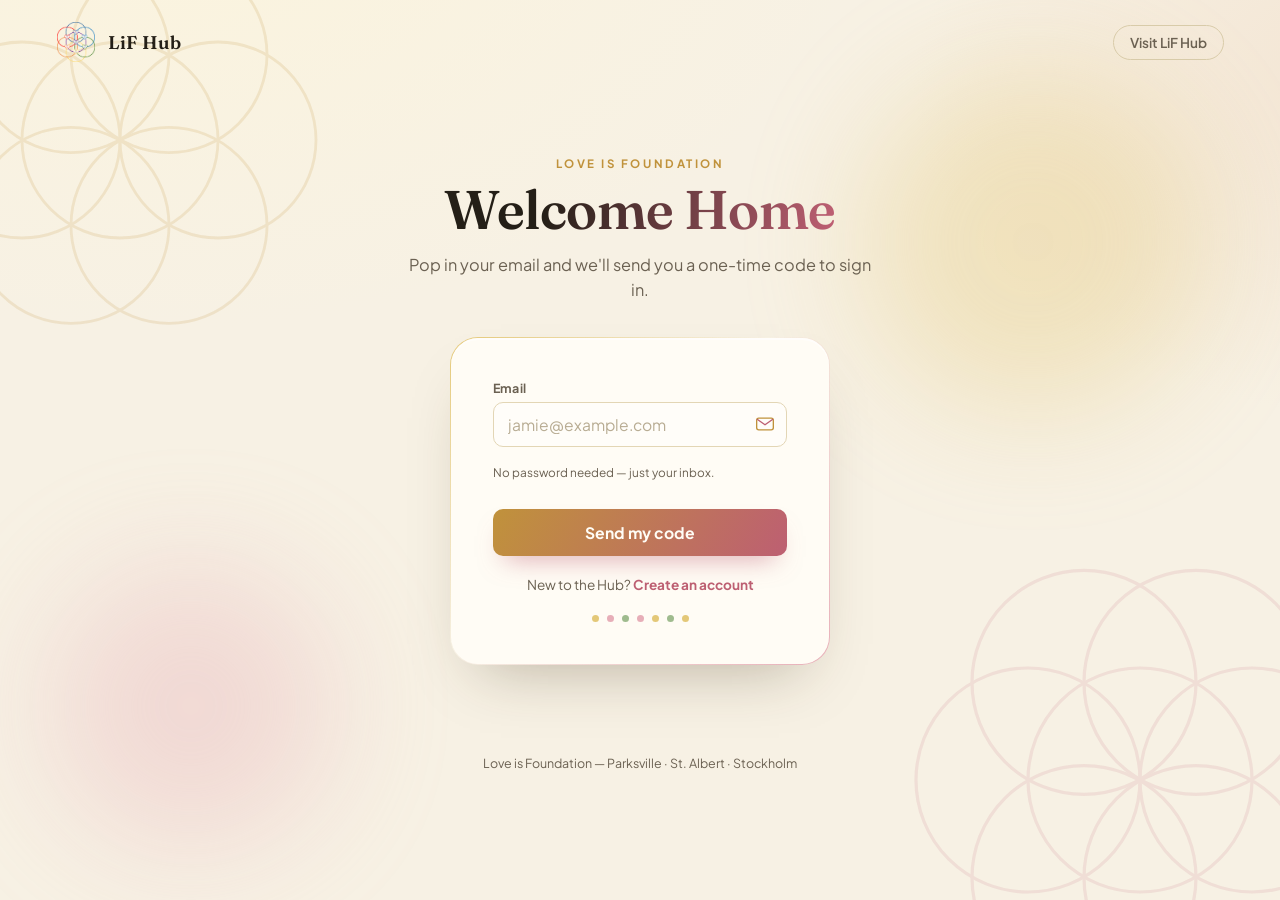
<file: login.html>
<!DOCTYPE html>
<html lang="en">
<head>
<meta charset="UTF-8">
<meta name="viewport" content="width=device-width, initial-scale=1">
<title>Log in — LiF Hub</title>
<link rel="preconnect" href="https://fonts.googleapis.com">
<link rel="preconnect" href="https://fonts.gstatic.com" crossorigin>
<link href="https://fonts.googleapis.com/css2?family=Fraunces:opsz,wght@9..144,400;9..144,500;9..144,600;9..144,700&family=Plus+Jakarta+Sans:wght@400;500;600;700;800&display=swap" rel="stylesheet">
<style>
  /* ============ TOKENS (shared with sign-up page) ============ */
  :root{
    --cream:        #F7F1E4;
    --paper:        #FFFCF5;
    --ink:          #241F17;
    --ink-soft:     #6b6152;
    --gold:         #C0923B;
    --gold-soft:    #E4C878;
    --rose:         #BD5F72;
    --rose-soft:    #E7AEB8;
    --sage:         #5B7A50;
    --sage-soft:    #9FBB8E;

    --radius-lg: 28px;
    --radius-sm: 10px;

    --ease-bloom: cubic-bezier(.22,1.15,.32,1);
    --ease-out:   cubic-bezier(.19,1,.22,1);
  }

  *{ box-sizing:border-box; }
  html{ scroll-behavior:smooth; }

  body{
    margin:0;
    min-height:100vh;
    background:
      radial-gradient(1200px 700px at 12% -10%, #fbf4de 0%, transparent 60%),
      radial-gradient(900px 600px at 110% 10%, #f3e4d2 0%, transparent 55%),
      var(--cream);
    color:var(--ink);
    font-family:"Plus Jakarta Sans", system-ui, sans-serif;
    overflow-x:hidden;
    position:relative;
  }
  a{ color:inherit; }

  /* ============ AMBIENT SEED-OF-LIFE BACKGROUND ============ */
  .ambient-bg{ position:fixed; inset:0; pointer-events:none; z-index:0; overflow:hidden; }
  .ambient-bg svg{ position:absolute; opacity:.16; }
  .ambient-bg .cluster-a{ top:-140px; left:-160px; width:560px; height:560px; animation: ambientRotate 160s linear infinite; }
  .ambient-bg .cluster-b{ bottom:-200px; right:-180px; width:640px; height:640px; animation: ambientRotate 200s linear infinite reverse; opacity:.12; }
  .ambient-bg .blob{ position:absolute; border-radius:50%; filter:blur(60px); opacity:.35; animation: floatBlob 16s ease-in-out infinite; }
  .blob--gold{ width:340px; height:340px; top:8%; right:6%; background:var(--gold-soft); }
  .blob--rose{ width:280px; height:280px; bottom:6%; left:4%; background:var(--rose-soft); animation-delay:-6s; }
  @keyframes ambientRotate{ from{ transform:rotate(0deg);} to{ transform:rotate(360deg);} }
  @keyframes floatBlob{ 0%,100%{ transform:translate(0,0);} 50%{ transform:translate(22px,-18px);} }

  /* ============ LAYOUT ============ */
  .site-header{
    position:relative; z-index:2;
    display:flex; align-items:center; justify-content:space-between;
    padding:22px clamp(20px,5vw,56px);
  }
  .brand{ display:flex; align-items:center; gap:12px; }
  .brand-logo{ width:40px; height:40px; object-fit:contain; display:block; animation: fadeUp .7s var(--ease-out) both; }
  .brand-logo-fallback{ display:none; width:40px; height:40px; align-items:center; justify-content:center; animation: fadeUp .7s var(--ease-out) both; }
  .brand-word{ font-family:"Fraunces", serif; font-weight:600; font-size:1.15rem; letter-spacing:.01em; animation: fadeUp .7s .05s var(--ease-out) both; }
  .header-link{
    text-decoration:none; font-size:.85rem; font-weight:600; color:var(--ink-soft);
    padding:8px 16px; border:1px solid #d8cba9; border-radius:999px;
    transition: border-color .25s ease, color .25s ease, background .25s ease;
    animation: fadeUp .7s .05s var(--ease-out) both;
  }
  .header-link:hover{ color:var(--ink); border-color:var(--gold); background:var(--paper); }

  .stage{
    position:relative; z-index:2;
    display:flex; flex-direction:column; align-items:center;
    padding: clamp(30px,8vh,80px) 20px 80px;
    max-width:1080px; margin:0 auto;
    min-height:70vh; justify-content:center;
  }

  .hero-copy{ text-align:center; max-width:480px; margin-bottom:34px; }
  .eyebrow{
    margin:0 0 10px; font-size:.72rem; font-weight:700; letter-spacing:.22em; text-transform:uppercase;
    color:var(--gold); animation: fadeUp .7s .1s var(--ease-out) both;
  }
  .headline{
    margin:0 0 14px; font-family:"Fraunces", serif; font-weight:600;
    font-size: clamp(2.3rem, 5vw, 3.4rem); line-height:1.05; letter-spacing:-.01em;
    background: linear-gradient(100deg, var(--ink) 30%, var(--rose) 90%);
    -webkit-background-clip:text; background-clip:text; color:var(--ink); -webkit-text-fill-color:transparent;
    animation: fadeUp .8s .18s var(--ease-out) both;
  }
  .subhead{ margin:0; color:var(--ink-soft); font-size:1.02rem; line-height:1.55; animation: fadeUp .8s .28s var(--ease-out) both; }

  /* ============ CARD ============ */
  .card{
    position:relative; width:100%; max-width:380px;
    border:1px solid transparent; border-radius: var(--radius-lg);
    background:
      linear-gradient(var(--paper), var(--paper)) padding-box,
      linear-gradient(135deg, var(--gold-soft), transparent 45%, var(--rose-soft)) border-box;
    box-shadow: 0 30px 60px -30px rgba(60,45,20,.35), 0 2px 0 rgba(255,255,255,.6) inset;
    padding: clamp(30px,5vw,42px);
    animation: cardBloom .85s .4s var(--ease-bloom) both;
  }

  form{ display:flex; flex-direction:column; gap:18px; }

  /* ============ THE EMAIL "SPAWN" MOMENT ============ */
  .field{ display:flex; flex-direction:column; gap:6px; position:relative; }
  .field label{ font-size:.78rem; font-weight:700; color:var(--ink-soft); letter-spacing:.02em; }

  .field--email-hero{ animation: emailSpawn .95s .35s var(--ease-bloom) both; }
  .field--email-hero .spawn-ring{
    position:absolute; left:50%; top:38px; width:60px; height:60px; margin:-30px 0 0 -30px;
    border-radius:50%; border:2px solid var(--gold); opacity:0;
    animation: ringPing 1s .75s ease-out both; pointer-events:none;
  }
  .field--email-hero .spawn-ring.ring-2{ border-color: var(--rose); animation-delay: .88s; }

  @keyframes emailSpawn{
    0%   { opacity:0; transform: scale(.4) translateY(-32px) rotate(-6deg); }
    55%  { opacity:1; transform: scale(1.07) translateY(4px) rotate(1.5deg); }
    75%  { transform: scale(.97) translateY(-2px) rotate(-.5deg); }
    100% { opacity:1; transform:none; }
  }
  @keyframes ringPing{ from{ opacity:.55; transform: scale(.5);} to{ opacity:0; transform: scale(2.4);} }

  .input-wrap{ position:relative; }
  .input-wrap input{
    width:100%; font-family:inherit; font-size:.98rem;
    padding:12px 42px 12px 14px;
    border-radius: var(--radius-sm);
    border:1.5px solid #e3d6b5;
    background:#fffdf9;
    color:var(--ink);
    outline:none;
    transition: border-color .22s ease, box-shadow .22s ease;
  }
  .input-wrap input::placeholder{ color:#b8ac93; }
  .input-wrap input.is-bad{ border-color: var(--rose); }

  /* shimmering "traveling light" border on focus */
  .input-wrap input:focus-visible{
    border-color: transparent;
    background:
      linear-gradient(#fffdf9,#fffdf9) padding-box,
      linear-gradient(90deg, var(--gold), var(--rose), var(--gold-soft), var(--gold)) border-box;
    background-size: 100% 100%, 300% 100%;
    background-position: 0 0, 0% 0%;
    animation: sweep 2.4s linear infinite;
    box-shadow: 0 0 0 4px rgba(192,146,59,.14);
  }
  @keyframes sweep{ to{ background-position: 0 0, 300% 0%; } }

  .envelope{
    position:absolute; right:12px; top:50%;
    width:20px; height:20px;
    transform: translateY(-50%);
    animation: bob 3.2s ease-in-out infinite;
    pointer-events:none;
  }
  .envelope.flying{ animation: flyAway .6s var(--ease-out) forwards; }
  @keyframes bob{ 0%,100%{ transform:translateY(-50%);} 50%{ transform:translateY(-62%);} }
  @keyframes flyAway{
    0%{ transform:translateY(-50%) rotate(0deg); opacity:1; }
    100%{ transform:translateY(-160%) translateX(26px) rotate(22deg); opacity:0; }
  }

  .field-note{ font-size:.74rem; min-height:14px; display:flex; align-items:center; gap:6px; color:var(--ink-soft); }
  .field-note.good{ color:var(--sage); font-weight:600; }
  .field-note.bad{ color:var(--rose); font-weight:600; }

  /* ============ SUBMIT BUTTON ============ */
  .submit-btn{
    position:relative; overflow:visible; border:none; cursor:pointer;
    padding:14px 20px; border-radius: var(--radius-sm);
    font-family:inherit; font-weight:700; font-size:.98rem; color:#fffdf6;
    background: linear-gradient(120deg, var(--gold) 0%, var(--rose) 100%);
    box-shadow: 0 14px 26px -12px rgba(189,95,114,.55);
    transition: transform .18s var(--ease-out), box-shadow .18s var(--ease-out), filter .2s ease;
    animation: fieldRise .55s .7s var(--ease-out) both;
  }
  .submit-btn:hover{ transform: translateY(-2px); box-shadow: 0 18px 30px -12px rgba(189,95,114,.6); filter:brightness(1.04); }
  .submit-btn:active{ transform: translateY(0); }
  .submit-btn:focus-visible{ outline:3px solid var(--gold-soft); outline-offset:3px; }
  .submit-btn.is-loading .btn-label{ opacity:0; }
  .submit-btn.is-loading::after{
    content:""; position:absolute; left:50%; top:50%; width:18px; height:18px; margin:-9px 0 0 -9px;
    border-radius:50%; border:2px solid rgba(255,255,255,.55); border-top-color:#fff;
    animation: spin .7s linear infinite;
  }
  .submit-btn.is-success{ background: linear-gradient(120deg, var(--sage-soft), var(--sage)); }
  @keyframes spin{ to{ transform:rotate(360deg); } }
  @keyframes fieldRise{ from{ opacity:0; transform:translateY(12px);} to{ opacity:1; transform:none; } }

  .btn-label{ transition: opacity .15s ease; }
  .btn-particles{ position:absolute; inset:0; pointer-events:none; }
  .particle{
    position:absolute; left:50%; top:50%; width:6px; height:6px; border-radius:50%;
    background: var(--gold-soft);
    animation: particleBurst .7s var(--ease-out) forwards;
  }
  @keyframes particleBurst{ to{ transform: translate(var(--tx), var(--ty)) scale(0); opacity:0; } }

  .card.is-shaking{ animation: shake .45s ease; }
  @keyframes shake{
    10%,90%{ transform:translateX(-2px); } 20%,80%{ transform:translateX(3px); }
    30%,50%,70%{ transform:translateX(-6px); } 40%,60%{ transform:translateX(6px); }
  }

  .form-footer{ text-align:center; font-size:.85rem; color:var(--ink-soft); margin:2px 0 0; animation: fadeUp .6s 1s var(--ease-out) both; }
  .form-footer a{ color:var(--rose); font-weight:700; text-decoration:none; }
  .form-footer a:hover{ text-decoration:underline; }

  /* idle "breathing" dots — keeps the minimal page quietly alive */
  .aspects-dots{ display:flex; justify-content:center; gap:8px; margin-top:4px; animation: fadeUp .6s 1.05s var(--ease-out) both; }
  .aspects-dots span{ width:7px; height:7px; border-radius:50%; background: var(--gold-soft); animation: pulseDot 1.8s ease-in-out infinite; }
  .aspects-dots span:nth-child(2n){ background: var(--rose-soft); }
  .aspects-dots span:nth-child(3n){ background: var(--sage-soft); }
  .aspects-dots span:nth-child(1){ animation-delay:0s; }
  .aspects-dots span:nth-child(2){ animation-delay:.12s; }
  .aspects-dots span:nth-child(3){ animation-delay:.24s; }
  .aspects-dots span:nth-child(4){ animation-delay:.36s; }
  .aspects-dots span:nth-child(5){ animation-delay:.48s; }
  .aspects-dots span:nth-child(6){ animation-delay:.6s; }
  .aspects-dots span:nth-child(7){ animation-delay:.72s; }
  @keyframes pulseDot{ 0%,100%{ transform:scale(1); opacity:.55;} 50%{ transform:scale(1.5); opacity:1;} }

  footer.page-footer{ position:relative; z-index:2; text-align:center; padding:10px 20px 40px; font-size:.78rem; color:var(--ink-soft); }

  @keyframes fadeUp{ from{ opacity:0; transform:translateY(16px);} to{ opacity:1; transform:none; } }
  @keyframes cardBloom{ from{ opacity:0; transform:scale(.92) translateY(26px);} to{ opacity:1; transform:none; } }

  @media (prefers-reduced-motion: reduce){
    *{ animation-duration:.001ms !important; animation-iteration-count:1 !important; transition-duration:.001ms !important; }
    .ambient-bg .cluster-a, .ambient-bg .cluster-b, .ambient-bg .blob, .envelope, .aspects-dots span{ animation:none !important; }
  }

  @media (max-width:520px){
    .site-header{ padding:16px; }
    .headline{ font-size:2rem; }
  }
</style>
</head>
<body>

  <div class="ambient-bg" aria-hidden="true">
    <div class="blob blob--gold"></div>
    <div class="blob blob--rose"></div>
    <svg class="cluster-a" viewBox="0 0 400 400" fill="none">
      <g stroke="#C0923B" stroke-width="2">
        <circle cx="200" cy="200" r="70"/><circle cx="270" cy="200" r="70"/><circle cx="235" cy="139" r="70"/>
        <circle cx="165" cy="139" r="70"/><circle cx="130" cy="200" r="70"/><circle cx="165" cy="261" r="70"/><circle cx="235" cy="261" r="70"/>
      </g>
    </svg>
    <svg class="cluster-b" viewBox="0 0 400 400" fill="none">
      <g stroke="#BD5F72" stroke-width="2">
        <circle cx="200" cy="200" r="70"/><circle cx="270" cy="200" r="70"/><circle cx="235" cy="139" r="70"/>
        <circle cx="165" cy="139" r="70"/><circle cx="130" cy="200" r="70"/><circle cx="165" cy="261" r="70"/><circle cx="235" cy="261" r="70"/>
      </g>
    </svg>
  </div>

  <header class="site-header">
    <div class="brand">
      <!-- TODO: swap "logo here" for the real logo file path -->
      <img class="brand-logo" id="brandLogo" src="temp_logo.png" alt="Love is Foundation logo"
           onerror="this.style.display='none'; document.getElementById('logoFallback').style.display='flex';">
      <div class="brand-logo-fallback" id="logoFallback">
        <svg width="40" height="40" viewBox="0 0 100 100" fill="none">
          <g stroke="#C0923B" stroke-width="3">
            <circle cx="50" cy="50" r="18"/><circle cx="68" cy="50" r="18"/><circle cx="59" cy="34" r="18"/>
            <circle cx="41" cy="34" r="18"/><circle cx="32" cy="50" r="18"/><circle cx="41" cy="66" r="18"/><circle cx="59" cy="66" r="18"/>
          </g>
        </svg>
      </div>
      <span class="brand-word">LiF Hub</span>
    </div>
    <a class="header-link" href="https://nicholas02k17.github.io/hub/">Visit LiF Hub</a>
  </header>

  <main class="stage">
    <section class="hero-copy">
      <p class="eyebrow">Love is Foundation</p>
      <h1 class="headline">Welcome Home</h1>
      <p class="subhead">Pop in your email and we'll send you a one-time code to sign in.</p>
    </section>

    <section class="card" id="loginCard">
      <form id="loginForm" novalidate>

        <div class="field field--email-hero" id="emailField">
          <span class="spawn-ring" aria-hidden="true"></span>
          <span class="spawn-ring ring-2" aria-hidden="true"></span>
          <label for="loginEmail">Email</label>
          <div class="input-wrap">
            <input type="email" id="loginEmail" name="email" placeholder="jamie@example.com" autocomplete="email" required>
            <svg class="envelope" id="envelope" viewBox="0 0 24 24" fill="none">
              <rect x="2" y="5" width="20" height="14" rx="2.5" stroke="#C0923B" stroke-width="1.6"/>
              <path d="M3 6.5L12 13L21 6.5" stroke="#BD5F72" stroke-width="1.6" stroke-linecap="round" stroke-linejoin="round"/>
            </svg>
          </div>
          <p class="field-note" id="loginNote" aria-live="polite">No password needed — just your inbox.</p>
        </div>

        <button type="submit" class="submit-btn" id="loginBtn">
          <span class="btn-label">Send my code</span>
          <span class="btn-particles" id="loginParticles" aria-hidden="true"></span>
        </button>

        <p class="field-note good" id="loginSentNote" aria-live="polite" style="display:none; justify-content:center; text-align:center;"></p>

        <p class="form-footer">New to the Hub? <a href="register.html">Create an account</a></p>

        <div class="aspects-dots" aria-hidden="true">
          <span></span><span></span><span></span><span></span><span></span><span></span><span></span>
        </div>
      </form>
    </section>
  </main>

  <footer class="page-footer">
    Love is Foundation — Parksville · St. Albert · Stockholm
  </footer>

<script>
(function(){
  "use strict";

  var reduceMotion = window.matchMedia("(prefers-reduced-motion: reduce)").matches;

  var form      = document.getElementById("loginForm");
  var card      = document.getElementById("loginCard");
  var emailIn   = document.getElementById("loginEmail");
  var note      = document.getElementById("loginNote");
  var sentNote  = document.getElementById("loginSentNote");
  var btn       = document.getElementById("loginBtn");
  var envelope  = document.getElementById("envelope");
  var particlesHost = document.getElementById("loginParticles");

  emailIn.addEventListener("input", function(){
    emailIn.classList.remove("is-bad");
    note.textContent = "No password needed — just your inbox.";
    note.className = "field-note";
  });

  function looksLikeEmail(v){
    return /^[^\s@]+@[^\s@]+\.[^\s@]+$/.test(v);
  }

  function burst(){
    if(reduceMotion) return;
    for(var i=0;i<14;i++){
      var p = document.createElement("span");
      p.className = "particle";
      var angle = Math.random()*Math.PI*2;
      var dist  = 40 + Math.random()*50;
      p.style.setProperty("--tx", Math.cos(angle)*dist + "px");
      p.style.setProperty("--ty", Math.sin(angle)*dist + "px");
      p.style.background = i % 2 === 0 ? "#C0923B" : "#BD5F72";
      particlesHost.appendChild(p);
      (function(node){ setTimeout(function(){ node.remove(); }, 750); })(p);
    }
  }

  form.addEventListener("submit", function(e){
    e.preventDefault();
    var email = emailIn.value.trim();

    if(!looksLikeEmail(email)){
      card.classList.remove("is-shaking");
      void card.offsetWidth;
      card.classList.add("is-shaking");
      emailIn.classList.add("is-bad");
      note.textContent = "That doesn't look like an email yet.";
      note.className = "field-note bad";
      emailIn.focus();
      return;
    }

    btn.classList.add("is-loading");
    btn.disabled = true;

    setTimeout(function(){
      btn.classList.remove("is-loading");
      btn.classList.add("is-success");
      btn.querySelector(".btn-label").textContent = "Check your email!";
      envelope.classList.add("flying");
      burst();
      sentNote.textContent = "We sent a one-time code to " + email + ".";
      sentNote.style.display = "flex";
      setTimeout(function(){
        window.location.href = "https://www.google.com/";
      }, 1400);
    }, 700);
  });

})();
</script>
</body>
</html>
</file>
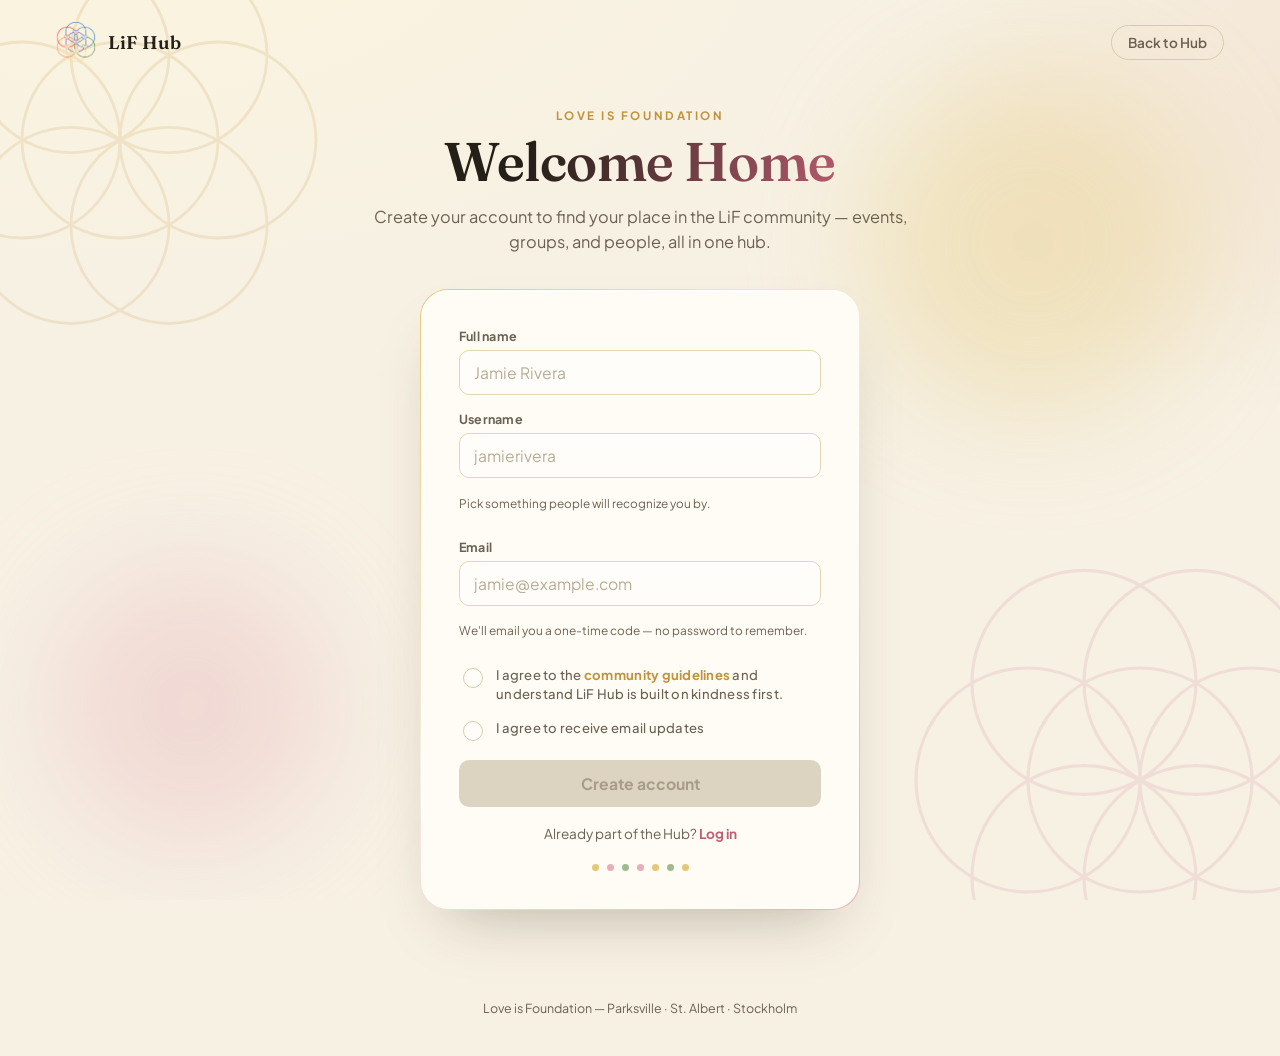
<file: register.html>
<!DOCTYPE html>
<html lang="en">
<head>
<meta charset="UTF-8">
<meta name="viewport" content="width=device-width, initial-scale=1">
<title>Join LiF Hub — Create your account</title>
<link rel="preconnect" href="https://fonts.googleapis.com">
<link rel="preconnect" href="https://fonts.gstatic.com" crossorigin>
<link href="https://fonts.googleapis.com/css2?family=Fraunces:opsz,wght@9..144,400;9..144,500;9..144,600;9..144,700&family=Plus+Jakarta+Sans:wght@400;500;600;700;800&display=swap" rel="stylesheet">
<style>
  /* ============ TOKENS ============ */
  :root{
    --cream:        #F7F1E4;
    --cream-deep:   #EEE4CC;
    --paper:        #FFFCF5;
    --ink:          #241F17;
    --ink-soft:     #6b6152;
    --gold:         #C0923B;
    --gold-soft:    #E4C878;
    --rose:         #BD5F72;
    --rose-soft:    #E7AEB8;
    --sage:         #5B7A50;
    --sage-soft:    #9FBB8E;

    --radius-lg: 28px;
    --radius-md: 16px;
    --radius-sm: 10px;

    --ease-bloom: cubic-bezier(.22,1.15,.32,1);
    --ease-out:   cubic-bezier(.19,1,.22,1);
  }

  *{ box-sizing:border-box; }
  html{ scroll-behavior:smooth; }

  body{
    margin:0;
    min-height:100vh;
    background:
      radial-gradient(1200px 700px at 12% -10%, #fbf4de 0%, transparent 60%),
      radial-gradient(900px 600px at 110% 10%, #f3e4d2 0%, transparent 55%),
      var(--cream);
    color:var(--ink);
    font-family:"Plus Jakarta Sans", system-ui, sans-serif;
    overflow-x:hidden;
    position:relative;
  }

  a{ color:inherit; }

  /* ============ AMBIENT SEED-OF-LIFE BACKGROUND ============ */
  .ambient-bg{
    position:fixed; inset:0;
    pointer-events:none;
    z-index:0;
    overflow:hidden;
  }
  .ambient-bg svg{
    position:absolute;
    opacity:.16;
  }
  .ambient-bg .cluster-a{
    top:-140px; left:-160px; width:560px; height:560px;
    animation: ambientRotate 160s linear infinite;
  }
  .ambient-bg .cluster-b{
    bottom:-200px; right:-180px; width:640px; height:640px;
    animation: ambientRotate 200s linear infinite reverse;
    opacity:.12;
  }
  .ambient-bg .blob{
    position:absolute;
    border-radius:50%;
    filter:blur(60px);
    opacity:.35;
    animation: floatBlob 16s ease-in-out infinite;
  }
  .blob--gold{ width:340px; height:340px; top:8%; right:6%; background:var(--gold-soft); }
  .blob--rose{ width:280px; height:280px; bottom:6%; left:4%; background:var(--rose-soft); animation-delay:-6s; }

  @keyframes ambientRotate{ from{ transform:rotate(0deg);} to{ transform:rotate(360deg);} }
  @keyframes floatBlob{ 0%,100%{ transform:translate(0,0);} 50%{ transform:translate(22px,-18px);} }

  /* ============ LAYOUT ============ */
  .site-header{
    position:relative; z-index:2;
    display:flex; align-items:center; justify-content:space-between;
    padding:22px clamp(20px,5vw,56px);
  }
  .brand{ display:flex; align-items:center; gap:12px; }
  .brand-logo{
    width:40px; height:40px; object-fit:contain; display:block;
    animation: fadeUp .7s var(--ease-out) both;
  }
  .brand-logo-fallback{
    display:none; width:40px; height:40px; align-items:center; justify-content:center;
    animation: fadeUp .7s var(--ease-out) both;
  }
  .brand-word{
    font-family:"Fraunces", serif;
    font-weight:600; font-size:1.15rem; letter-spacing:.01em;
    animation: fadeUp .7s .05s var(--ease-out) both;
  }
  .header-link{
    text-decoration:none;
    font-size:.85rem; font-weight:600;
    color:var(--ink-soft);
    padding:8px 16px;
    border:1px solid #d8cba9;
    border-radius:999px;
    transition: border-color .25s ease, color .25s ease, background .25s ease;
    animation: fadeUp .7s .05s var(--ease-out) both;
  }
  .header-link:hover{ color:var(--ink); border-color:var(--gold); background:var(--paper); }

  .stage{
    position:relative; z-index:2;
    display:flex; flex-direction:column; align-items:center;
    padding: clamp(8px,3vw,24px) 20px 80px;
    max-width:1080px;
    margin:0 auto;
  }

  .hero-copy{ text-align:center; max-width:560px; margin-bottom:34px; }
  .eyebrow{
    margin:0 0 10px;
    font-size:.72rem; font-weight:700; letter-spacing:.22em; text-transform:uppercase;
    color:var(--gold);
    animation: fadeUp .7s .1s var(--ease-out) both;
  }
  .headline{
    margin:0 0 14px;
    font-family:"Fraunces", serif;
    font-weight:600;
    font-size: clamp(2.3rem, 5vw, 3.4rem);
    line-height:1.05;
    letter-spacing:-.01em;
    background: linear-gradient(100deg, var(--ink) 30%, var(--rose) 90%);
    -webkit-background-clip:text; background-clip:text; color:var(--ink); -webkit-text-fill-color:transparent;
    animation: fadeUp .8s .18s var(--ease-out) both;
  }
  .subhead{
    margin:0;
    color:var(--ink-soft);
    font-size:1.02rem; line-height:1.55;
    animation: fadeUp .8s .28s var(--ease-out) both;
  }

  /* ============ CARD ============ */
  .card{
    position:relative;
    width:100%; max-width:440px;
    background: var(--paper);
    border:1px solid transparent;
    border-radius: var(--radius-lg);
    background:
      linear-gradient(var(--paper), var(--paper)) padding-box,
      linear-gradient(135deg, var(--gold-soft), transparent 45%, var(--rose-soft)) border-box;
    box-shadow: 0 30px 60px -30px rgba(60,45,20,.35), 0 2px 0 rgba(255,255,255,.6) inset;
    padding: clamp(26px,4vw,38px);
    animation: cardBloom .85s .4s var(--ease-bloom) both;
  }

  form{ display:flex; flex-direction:column; gap:16px; }

  .field{ display:flex; flex-direction:column; gap:6px; position:relative; }
  .field label{
    font-size:.78rem; font-weight:700; color:var(--ink-soft);
    letter-spacing:.02em;
  }
  .field input[type="text"],
  .field input[type="email"],
  .field input[type="password"]{
    font-family:inherit; font-size:.98rem;
    padding:12px 14px;
    border-radius: var(--radius-sm);
    border:1.5px solid #e3d6b5;
    background:#fffdf9;
    color:var(--ink);
    outline:none;
    transition: border-color .22s ease, box-shadow .22s ease, transform .15s ease;
  }
  .field input::placeholder{ color:#b8ac93; }
  .field input:focus-visible{
    border-color: var(--gold);
    box-shadow: 0 0 0 4px rgba(192,146,59,.18);
  }
  .field input.is-good{ border-color: var(--sage); }
  .field input.is-bad{ border-color: var(--rose); }

  .field-note{
    font-size:.74rem; min-height:14px;
    display:flex; align-items:center; gap:6px;
    color:var(--ink-soft);
  }
  .field-note.good{ color:var(--sage); font-weight:600; }
  .field-note.bad{ color:var(--rose); font-weight:600; }

  /* --- staggered rise for the standard fields --- */
  .field[data-field="name"]     { animation: fieldRise .55s .78s var(--ease-out) both; }
  .field[data-field="email"]    { animation: fieldRise .55s .92s var(--ease-out) both; }
    .field--terms                 { animation: fieldRise .55s 1.02s var(--ease-out) both; }
    .field--updates                { animation: fieldRise .55s 1.08s var(--ease-out) both; }
    .submit-btn                   { animation: fieldRise .55s 1.16s var(--ease-out) both; }
  .form-footer, .aspects-dots   { animation: fadeUp .6s 1.26s var(--ease-out) both; }

  /* ============ THE USERNAME "SPAWN" MOMENT ============ */
  .field--username{
    animation: usernameSpawn .95s .58s var(--ease-bloom) both;
  }
  .field--username .spawn-ring{
    position:absolute; left:50%; top:50%;
    width:60px; height:60px;
    margin:-30px 0 0 -30px;
    border-radius:50%;
    border:2px solid var(--gold);
    opacity:0;
    animation: ringPing 1s .95s ease-out both;
    pointer-events:none;
  }
  .field--username .spawn-ring.ring-2{
    border-color: var(--rose);
    animation-delay: 1.08s;
  }
  .field--username .sprout{
    position:absolute; right:12px; top:38px;
    width:18px; height:18px;
    opacity:0;
    transform: scale(.4) rotate(-10deg);
  }
  .field--username .sprout.show{
    animation: leafPop .35s var(--ease-bloom) both;
  }

  @keyframes usernameSpawn{
    0%   { opacity:0; transform: scale(.42) translateY(-34px) rotate(-7deg); }
    55%  { opacity:1; transform: scale(1.07) translateY(4px) rotate(1.5deg); }
    75%  { transform: scale(.97) translateY(-2px) rotate(-.5deg); }
    100% { opacity:1; transform:none; }
  }
  @keyframes ringPing{
    from{ opacity:.55; transform: scale(.5); }
    to  { opacity:0;   transform: scale(2.4); }
  }
  @keyframes leafPop{
    from{ opacity:0; transform: scale(.4) rotate(-10deg); }
    to  { opacity:1; transform: scale(1) rotate(0); }
  }

  /* ============ CUSTOM "SEED" CHECKBOX ============ */
  .field--terms{
    flex-direction:row; align-items:flex-start; gap:10px;
  }
  .seed-check{
    -webkit-appearance:none; appearance:none;
    width:20px; height:20px; min-width:20px;
    border-radius:50%;
    border:1.5px solid #d8cba9;
    background:#fffdf9;
    display:inline-block; margin-top:2px;
    cursor:pointer;
    position:relative;
    transition: border-color .2s ease;
  }
  .seed-check::after{
    content:"";
    position:absolute; inset:3px;
    border-radius:50%;
    background: radial-gradient(circle at 30% 30%, var(--gold-soft), var(--rose));
    transform:scale(0);
    transition: transform .3s var(--ease-bloom);
  }
  .seed-check:checked{ border-color:var(--gold); }
  .seed-check:checked::after{ transform:scale(1); }
  .seed-check:focus-visible{ outline:2px solid var(--gold); outline-offset:3px; }

  .field--terms label{
    font-size:.82rem; font-weight:500; color:var(--ink-soft); line-height:1.4;
    cursor:pointer;
  }
  .field--terms a{ color:var(--gold); font-weight:700; text-decoration:none; }
  .field--terms a:hover{ text-decoration:underline; }

  /* ============ SUBMIT BUTTON ============ */
  .submit-btn{
    position:relative;
    overflow:visible;
    border:none; cursor:pointer;
    padding:14px 20px;
    border-radius: var(--radius-sm);
    font-family:inherit; font-weight:700; font-size:.98rem;
    color:#fffdf6;
    background: linear-gradient(120deg, var(--gold) 0%, var(--rose) 100%);
    box-shadow: 0 14px 26px -12px rgba(189,95,114,.55);
    transition: transform .18s var(--ease-out), box-shadow .18s var(--ease-out), filter .2s ease;
  }
  .submit-btn:hover{ transform: translateY(-2px); box-shadow: 0 18px 30px -12px rgba(189,95,114,.6); filter:brightness(1.04); }
  .submit-btn:active{ transform: translateY(0); }
  .submit-btn:focus-visible{ outline:3px solid var(--gold-soft); outline-offset:3px; }
  .submit-btn:disabled{
  cursor:not-allowed;
  background:#DCD3C0;
  color:#A89C87;
  box-shadow:none;
}
.submit-btn:disabled:hover{ transform:none; box-shadow:none; filter:none; }
  .submit-btn.is-loading .btn-label{ opacity:.0; }
  .submit-btn.is-loading::after{
    content:"";
    position:absolute; left:50%; top:50%; width:18px; height:18px; margin:-9px 0 0 -9px;
    border-radius:50%; border:2px solid rgba(255,255,255,.55); border-top-color:#fff;
    animation: spin .7s linear infinite;
  }
  .submit-btn.is-success{ background: linear-gradient(120deg, var(--sage-soft), var(--sage)); }
  @keyframes spin{ to{ transform:rotate(360deg); } }

  .btn-label{ transition: opacity .15s ease; }
  .btn-particles{ position:absolute; inset:0; pointer-events:none; }
  .particle{
    position:absolute; left:50%; top:50%; width:6px; height:6px; border-radius:50%;
    background: var(--gold-soft);
    animation: particleBurst .7s var(--ease-out) forwards;
  }
  @keyframes particleBurst{
    to{ transform: translate(var(--tx), var(--ty)) scale(0); opacity:0; }
  }

  .card.is-shaking{ animation: shake .45s ease; }
  @keyframes shake{
    10%,90%{ transform:translateX(-2px); }
    20%,80%{ transform:translateX(3px); }
    30%,50%,70%{ transform:translateX(-6px); }
    40%,60%{ transform:translateX(6px); }
  }

  .form-footer{
    text-align:center; font-size:.85rem; color:var(--ink-soft); margin:2px 0 0;
  }
  .form-footer a{ color:var(--rose); font-weight:700; text-decoration:none; }
  .form-footer a:hover{ text-decoration:underline; }

  .aspects-dots{
    display:flex; justify-content:center; gap:8px; margin-top:6px;
  }
  .aspects-dots span{
    width:7px; height:7px; border-radius:50%;
    background: var(--gold-soft);
  }
  .aspects-dots span:nth-child(2n){ background: var(--rose-soft); }
  .aspects-dots span:nth-child(3n){ background: var(--sage-soft); }

  footer.page-footer{
    position:relative; z-index:2;
    text-align:center; padding:10px 20px 40px;
    font-size:.78rem; color:var(--ink-soft);
  }

  /* ============ ENTRANCE KEYFRAMES (shared) ============ */
  @keyframes fadeUp{ from{ opacity:0; transform:translateY(16px);} to{ opacity:1; transform:none; } }
  @keyframes cardBloom{ from{ opacity:0; transform:scale(.92) translateY(26px);} to{ opacity:1; transform:none; } }
  @keyframes fieldRise{ from{ opacity:0; transform:translateY(12px);} to{ opacity:1; transform:none; } }

  @keyframes drawCircle{ to{ stroke-dashoffset:0; } }

  /* ============ RESPECT REDUCED MOTION ============ */
  @media (prefers-reduced-motion: reduce){
    *{ animation-duration:.001ms !important; animation-iteration-count:1 !important; transition-duration:.001ms !important; }
    .ambient-bg .cluster-a, .ambient-bg .cluster-b, .ambient-bg .blob{ animation:none !important; }
  }

  @media (max-width:520px){
    .site-header{ padding:16px; }
    .stage{ padding-top:6px; }
    .headline{ font-size:2rem; }
  }
</style>
</head>
<body>

  <!-- ============ AMBIENT SEED-OF-LIFE BACKGROUND ============ -->
  <div class="ambient-bg" aria-hidden="true">
    <div class="blob blob--gold"></div>
    <div class="blob blob--rose"></div>

    <svg class="cluster-a" viewBox="0 0 400 400" fill="none">
      <g stroke="#C0923B" stroke-width="2">
        <circle cx="200" cy="200" r="70"/>
        <circle cx="270" cy="200" r="70"/>
        <circle cx="235" cy="139" r="70"/>
        <circle cx="165" cy="139" r="70"/>
        <circle cx="130" cy="200" r="70"/>
        <circle cx="165" cy="261" r="70"/>
        <circle cx="235" cy="261" r="70"/>
      </g>
    </svg>

    <svg class="cluster-b" viewBox="0 0 400 400" fill="none">
      <g stroke="#BD5F72" stroke-width="2">
        <circle cx="200" cy="200" r="70"/>
        <circle cx="270" cy="200" r="70"/>
        <circle cx="235" cy="139" r="70"/>
        <circle cx="165" cy="139" r="70"/>
        <circle cx="130" cy="200" r="70"/>
        <circle cx="165" cy="261" r="70"/>
        <circle cx="235" cy="261" r="70"/>
      </g>
    </svg>
  </div>

  <!-- ============ HEADER ============ -->
  <header class="site-header">
    <div class="brand">
      <!-- TODO: swap "logo here" for the real logo file path -->
      <img class="brand-logo" id="brandLogo" src="temp_logo.png" alt="Love is Foundation logo"
           onerror="this.style.display='none'; document.getElementById('logoFallback').style.display='flex';">
      <div class="brand-logo-fallback" id="logoFallback">
        <svg width="40" height="40" viewBox="0 0 100 100" fill="none">
          <g stroke="#C0923B" stroke-width="3">
            <circle cx="50" cy="50" r="18"/>
            <circle cx="68" cy="50" r="18"/>
            <circle cx="59" cy="34" r="18"/>
            <circle cx="41" cy="34" r="18"/>
            <circle cx="32" cy="50" r="18"/>
            <circle cx="41" cy="66" r="18"/>
            <circle cx="59" cy="66" r="18"/>
          </g>
        </svg>
      </div>
      <span class="brand-word">LiF Hub</span>
    </div>
    <a class="header-link" href="index.html">Back to Hub</a>
  </header>

  <!-- ============ MAIN STAGE ============ -->
  <main class="stage">
    <section class="hero-copy">
      <p class="eyebrow">Love is Foundation</p>
      <h1 class="headline">Welcome Home</h1>
      <p class="subhead">Create your account to find your place in the LiF community — events, groups, and people, all in one hub.</p>
    </section>

    <section class="card" id="regCard">
      <form id="regForm" novalidate>

        <div class="field" data-field="name">
          <label for="fullName">Full name</label>
          <input type="text" id="fullName" name="fullName" placeholder="Jamie Rivera" autocomplete="name" required>
        </div>

        <!-- the "spawn" field -->
        <div class="field field--username" data-field="username" id="usernameField">
          <span class="spawn-ring" aria-hidden="true"></span>
          <span class="spawn-ring ring-2" aria-hidden="true"></span>
          <label for="username">Username</label>
          <input type="text" id="username" name="username" placeholder="jamierivera" autocomplete="username" required>
          <svg class="sprout" id="sprout" viewBox="0 0 24 24" fill="none">
            <path d="M12 21V11" stroke="#5B7A50" stroke-width="2" stroke-linecap="round"/>
            <path d="M12 12C12 12 6 12 6 6C12 6 12 12 12 12Z" fill="#9FBB8E"/>
            <path d="M12 15C12 15 18 15 18 9C12 9 12 15 12 15Z" fill="#5B7A50"/>
          </svg>
          <p class="field-note" id="usernameNote" aria-live="polite">Pick something people will recognize you by.</p>
        </div>

        <div class="field" data-field="email">
          <label for="email">Email</label>
          <input type="email" id="email" name="email" placeholder="jamie@example.com" autocomplete="email" required>
          <p class="field-note">We'll email you a one-time code — no password to remember.</p>
        </div>

        <div class="field field--terms">
          <input type="checkbox" class="seed-check" id="terms" name="terms" required>
          <label for="terms">I agree to the <a href="#">community guidelines</a> and understand LiF Hub is built on kindness first.</label>
        </div>

        <div class="field field--terms field--updates">
            <input type="checkbox" class="seed-check" id="updates" name="updates">
            <label for="updates">I agree to receive email updates</label>
        </div>

        <button type="submit" class="submit-btn" id="submitBtn" disabled>
          <span class="btn-label">Create account</span>
          <span class="btn-particles" id="btnParticles" aria-hidden="true"></span>
        </button>

        <p class="field-note good" id="sentNote" aria-live="polite" style="display:none; justify-content:center; text-align:center;"></p>

        <p class="form-footer">Already part of the Hub? <a href="login.html">Log in</a></p>

        <div class="aspects-dots" aria-hidden="true">
          <span></span><span></span><span></span><span></span><span></span><span></span><span></span>
        </div>
      </form>
    </section>
  </main>

  <footer class="page-footer">
    Love is Foundation — Parksville · St. Albert · Stockholm
  </footer>

<script>
(function(){
  "use strict";

  var reduceMotion = window.matchMedia("(prefers-reduced-motion: reduce)").matches;

  /* ---------- username: fake availability check + sprout reveal ---------- */
  var usernameInput = document.getElementById("username");
  var usernameNote  = document.getElementById("usernameNote");
  var sprout        = document.getElementById("sprout");
  var takenNames     = ["admin","love","lif","test","hub","support"];
  var usernameTimer;

  usernameInput.addEventListener("input", function(){
    var val = usernameInput.value.trim();
    sprout.classList.remove("show");
    usernameInput.classList.remove("is-good","is-bad");
    clearTimeout(usernameTimer);

    if(!val){
      usernameNote.textContent = "Pick something people will recognize you by.";
      usernameNote.className = "field-note";
      return;
    }
    if(val.length < 3){
      usernameNote.textContent = "At least 3 characters.";
      usernameNote.className = "field-note bad";
      usernameInput.classList.add("is-bad");
      return;
    }

    usernameNote.textContent = "Checking availability…";
    usernameNote.className = "field-note";

    usernameTimer = setTimeout(function(){
      var taken = takenNames.indexOf(val.toLowerCase()) !== -1;
      if(taken){
        usernameNote.textContent = "That one's taken — try another.";
        usernameNote.className = "field-note bad";
        usernameInput.classList.add("is-bad");
      } else {
        usernameNote.textContent = "@" + val + " is yours.";
        usernameNote.className = "field-note good";
        usernameInput.classList.add("is-good");
        sprout.classList.add("show");
      }
    }, 500);
  });

  /* ---------- submit: validate, bloom, redirect ---------- */
  var form      = document.getElementById("regForm");
  var card      = document.getElementById("regCard");
  var submitBtn = document.getElementById("submitBtn");
  var particlesHost = document.getElementById("btnParticles");
  var sentNote  = document.getElementById("sentNote");

  function burst(){
    if(reduceMotion) return;
    for(var i=0;i<14;i++){
      var p = document.createElement("span");
      p.className = "particle";
      var angle = Math.random()*Math.PI*2;
      var dist  = 40 + Math.random()*50;
      p.style.setProperty("--tx", Math.cos(angle)*dist + "px");
      p.style.setProperty("--ty", Math.sin(angle)*dist + "px");
      p.style.background = i % 2 === 0 ? "#C0923B" : "#BD5F72";
      particlesHost.appendChild(p);
      (function(node){ setTimeout(function(){ node.remove(); }, 750); })(p);
    }
  }

  form.addEventListener("submit", function(e){
    e.preventDefault();

    var name = document.getElementById("fullName").value.trim();
    var username = usernameInput.value.trim();
    var email = document.getElementById("email").value.trim();
    var agreed = document.getElementById("terms").checked;

    var valid = name && username.length >= 3 && email && agreed &&
                !usernameInput.classList.contains("is-bad");

    if(!valid){
      card.classList.remove("is-shaking");
      void card.offsetWidth; // restart animation
      card.classList.add("is-shaking");

      if(!name) document.getElementById("fullName").focus();
      else if(username.length < 3 || usernameInput.classList.contains("is-bad")) usernameInput.focus();
      else if(!email) document.getElementById("email").focus();
      else if(!agreed) document.getElementById("terms").focus();
      return;
    }

    submitBtn.classList.add("is-loading");
    submitBtn.disabled = true;

    setTimeout(function(){
      submitBtn.classList.remove("is-loading");
      submitBtn.classList.add("is-success");
      submitBtn.querySelector(".btn-label").textContent = "Check your email!";
      burst();
      sentNote.textContent = "We sent a one-time code to " + email + ".";
      sentNote.style.display = "flex";
      setTimeout(function(){
        window.location.href = "https://www.google.com/";
      }, 1400);
    }, 700);
  });
/* ---------- keep the submit button disabled until the form is actually ready ---------- */
  var fullNameInput = document.getElementById("fullName");
  var emailInput    = document.getElementById("email");
  var termsInput    = document.getElementById("terms");
  var submitStateTimer;

  function updateSubmitState(){
    var nameVal = fullNameInput.value.trim();
    var usernameVal = usernameInput.value.trim();
    var emailVal = emailInput.value.trim();
    var agreed = termsInput.checked;
    var ready = !!(nameVal && usernameVal.length >= 3 && emailVal && agreed &&
                   !usernameInput.classList.contains("is-bad"));
    submitBtn.disabled = !ready;
  }

  fullNameInput.addEventListener("input", updateSubmitState);
  emailInput.addEventListener("input", updateSubmitState);
  termsInput.addEventListener("change", updateSubmitState);
  usernameInput.addEventListener("input", function(){
    updateSubmitState();
    clearTimeout(submitStateTimer);
    submitStateTimer = setTimeout(updateSubmitState, 520); // re-check once the availability note settles
  });

  updateSubmitState(); // correct state on page load
})();
</script>
</body>
</html>
</file>
